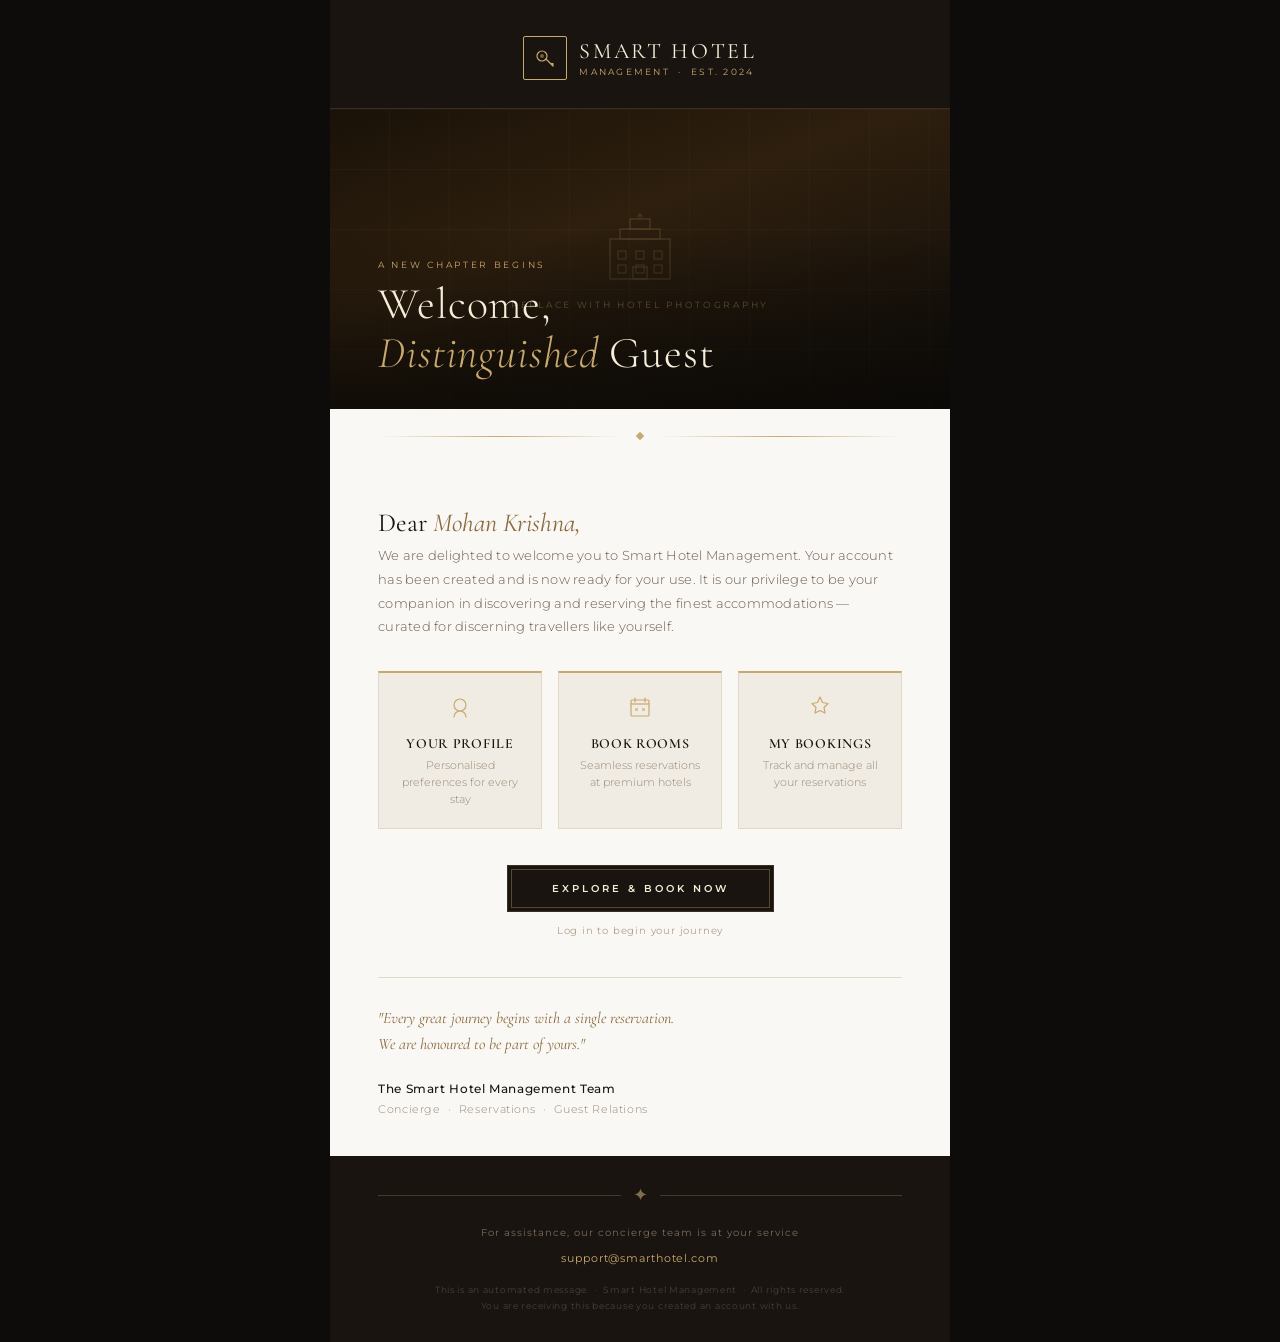
<file: smart_hotel_welcome_email.html>
<!DOCTYPE html>
<html lang="en">
<head>
  <meta charset="UTF-8" />
  <meta name="viewport" content="width=device-width, initial-scale=1.0"/>
  <title>Welcome to Smart Hotel Management</title>
  <link href="https://fonts.googleapis.com/css2?family=Cormorant+Garamond:ital,wght@0,300;0,400;0,600;1,300;1,400&family=Montserrat:wght@300;400;500;600&display=swap" rel="stylesheet"/>
  <style>
    * { margin: 0; padding: 0; box-sizing: border-box; }

    body {
      background-color: #0e0c0a;
      font-family: 'Montserrat', sans-serif;
      -webkit-font-smoothing: antialiased;
    }

    .email-wrapper {
      max-width: 620px;
      margin: 0 auto;
      background-color: #faf8f4;
    }

    /* ── HEADER / LOGO ── */
    .header {
      background-color: #1a1410;
      padding: 36px 48px 28px;
      text-align: center;
      border-bottom: 1px solid #3a2f22;
    }

    .logo-container {
      display: inline-flex;
      align-items: center;
      gap: 12px;
    }

    .logo-icon {
      width: 44px;
      height: 44px;
      border: 1.5px solid #c9a96e;
      border-radius: 2px;
      display: flex;
      align-items: center;
      justify-content: center;
    }

    .logo-icon svg { display: block; }

    .logo-text {
      text-align: left;
    }

    .logo-name {
      font-family: 'Cormorant Garamond', serif;
      font-size: 22px;
      font-weight: 400;
      color: #f5edd8;
      letter-spacing: 0.12em;
      text-transform: uppercase;
      line-height: 1;
    }

    .logo-tagline {
      font-size: 9px;
      letter-spacing: 0.25em;
      color: #c9a96e;
      text-transform: uppercase;
      margin-top: 4px;
    }

    /* ── HERO BANNER ── */
    .hero {
      position: relative;
      height: 300px;
      overflow: hidden;
    }

    /* Using a gradient + SVG pattern as a placeholder for the hotel image */
    .hero-bg {
      width: 100%;
      height: 100%;
      background:
        linear-gradient(160deg, #1a1208 0%, #2e1f0e 40%, #0e0c0a 100%);
      position: relative;
    }

    /* Decorative architectural line-art overlay */
    .hero-bg::before {
      content: '';
      position: absolute;
      inset: 0;
      background-image:
        repeating-linear-gradient(0deg, transparent, transparent 59px, rgba(201,169,110,0.07) 60px),
        repeating-linear-gradient(90deg, transparent, transparent 59px, rgba(201,169,110,0.07) 60px);
      pointer-events: none;
    }

    .hero-overlay {
      position: absolute;
      inset: 0;
      background: linear-gradient(to top, rgba(10,8,5,0.75) 0%, transparent 60%);
    }

    .hero-image-placeholder {
      position: absolute;
      inset: 0;
      display: flex;
      flex-direction: column;
      align-items: center;
      justify-content: center;
      gap: 10px;
    }

    .hero-image-placeholder svg {
      opacity: 0.22;
    }

    .hero-image-label {
      font-size: 9px;
      letter-spacing: 0.3em;
      color: #c9a96e;
      text-transform: uppercase;
      opacity: 0.55;
    }

    .hero-content {
      position: absolute;
      bottom: 32px;
      left: 48px;
      right: 48px;
    }

    .hero-eyebrow {
      font-size: 9px;
      letter-spacing: 0.3em;
      color: #c9a96e;
      text-transform: uppercase;
      margin-bottom: 10px;
    }

    .hero-title {
      font-family: 'Cormorant Garamond', serif;
      font-size: 44px;
      font-weight: 300;
      color: #f5edd8;
      line-height: 1.1;
      letter-spacing: 0.02em;
    }

    .hero-title em {
      font-style: italic;
      color: #c9a96e;
    }

    /* ── GOLD DIVIDER ── */
    .gold-rule {
      display: flex;
      align-items: center;
      padding: 0 48px;
      margin: 0;
      background: #faf8f4;
    }

    .gold-rule::before,
    .gold-rule::after {
      content: '';
      flex: 1;
      height: 1px;
      background: linear-gradient(to right, transparent, #c9a96e, transparent);
    }

    .gold-rule-diamond {
      width: 6px;
      height: 6px;
      background: #c9a96e;
      transform: rotate(45deg);
      margin: 0 16px;
    }

    /* ── BODY ── */
    .body-content {
      background: #faf8f4;
      padding: 44px 48px 36px;
    }

    .salutation {
      font-family: 'Cormorant Garamond', serif;
      font-size: 26px;
      font-weight: 400;
      color: #1a1410;
      margin-bottom: 6px;
    }

    .salutation span {
      font-style: italic;
      color: #8b6a3e;
    }

    .intro-text {
      font-size: 12.5px;
      font-weight: 300;
      color: #6b5b4e;
      line-height: 1.9;
      margin-bottom: 32px;
      letter-spacing: 0.02em;
    }

    /* ── FEATURE CARDS ── */
    .features {
      display: flex;
      gap: 16px;
      margin-bottom: 36px;
    }

    .feature-card {
      flex: 1;
      background: #f0ece3;
      border: 1px solid #e2d9c8;
      border-top: 2px solid #c9a96e;
      padding: 20px 16px;
      text-align: center;
    }

    .feature-icon {
      margin-bottom: 10px;
    }

    .feature-title {
      font-family: 'Cormorant Garamond', serif;
      font-size: 14px;
      font-weight: 600;
      color: #1a1410;
      letter-spacing: 0.05em;
      margin-bottom: 6px;
      text-transform: uppercase;
    }

    .feature-desc {
      font-size: 10.5px;
      color: #9a8878;
      line-height: 1.6;
      font-weight: 300;
    }

    /* ── CTA BUTTON ── */
    .cta-section {
      text-align: center;
      margin-bottom: 40px;
    }

    .cta-button {
      display: inline-block;
      background: #1a1410;
      color: #f5edd8;
      font-family: 'Montserrat', sans-serif;
      font-size: 10px;
      font-weight: 600;
      letter-spacing: 0.3em;
      text-transform: uppercase;
      padding: 16px 44px;
      text-decoration: none;
      border: 1px solid #3a2f22;
      position: relative;
    }

    .cta-button::before {
      content: '';
      position: absolute;
      inset: 3px;
      border: 1px solid rgba(201,169,110,0.35);
      pointer-events: none;
    }

    .cta-sub {
      margin-top: 12px;
      font-size: 10px;
      color: #b0a090;
      letter-spacing: 0.08em;
    }

    /* ── CLOSING ── */
    .closing {
      border-top: 1px solid #e2d9c8;
      padding-top: 28px;
    }

    .closing-text {
      font-family: 'Cormorant Garamond', serif;
      font-size: 16px;
      font-style: italic;
      color: #8b6a3e;
      margin-bottom: 20px;
      line-height: 1.6;
    }

    .signature {
      font-size: 10.5px;
      color: #9a8878;
      font-weight: 300;
      letter-spacing: 0.06em;
      line-height: 1.8;
    }

    .signature strong {
      color: #1a1410;
      font-weight: 500;
      display: block;
      font-size: 12px;
      margin-bottom: 2px;
    }

    /* ── FOOTER ── */
    .footer {
      background: #1a1410;
      padding: 28px 48px;
      text-align: center;
    }

    .footer-divider {
      display: flex;
      align-items: center;
      margin-bottom: 20px;
    }

    .footer-divider::before,
    .footer-divider::after {
      content: '';
      flex: 1;
      height: 1px;
      background: rgba(201,169,110,0.25);
    }

    .footer-ornament {
      font-family: 'Cormorant Garamond', serif;
      color: #c9a96e;
      font-size: 18px;
      margin: 0 12px;
      opacity: 0.6;
    }

    .footer-support {
      font-size: 10px;
      color: #7a6a5a;
      letter-spacing: 0.1em;
      margin-bottom: 8px;
    }

    .footer-email {
      font-size: 11px;
      color: #c9a96e;
      letter-spacing: 0.08em;
      text-decoration: none;
    }

    .footer-legal {
      margin-top: 16px;
      font-size: 9px;
      color: #4a3f35;
      letter-spacing: 0.08em;
      line-height: 1.8;
    }
  </style>
</head>
<body>
<div class="email-wrapper">

  <!-- HEADER -->
  <div class="header">
    <div class="logo-container">
      <div class="logo-icon">
        <!-- Minimal hotel key SVG icon -->
        <svg width="22" height="22" viewBox="0 0 22 22" fill="none" xmlns="http://www.w3.org/2000/svg">
          <circle cx="8" cy="9" r="5" stroke="#c9a96e" stroke-width="1.2"/>
          <circle cx="8" cy="9" r="2" fill="#c9a96e" opacity="0.5"/>
          <path d="M12 12L19 19M19 19L16.5 16.5M19 19V16.5H16.5" stroke="#c9a96e" stroke-width="1.2" stroke-linecap="round" stroke-linejoin="round"/>
        </svg>
      </div>
      <div class="logo-text">
        <div class="logo-name">Smart Hotel</div>
        <div class="logo-tagline">Management &nbsp;·&nbsp; Est. 2024</div>
      </div>
    </div>
  </div>

  <!-- HERO -->
  <div class="hero">
    <div class="hero-bg">
      <div class="hero-image-placeholder">
        <!-- Replace this SVG block with an <img> tag pointing to your hotel photo -->
        <svg width="80" height="80" viewBox="0 0 80 80" fill="none" xmlns="http://www.w3.org/2000/svg">
          <rect x="10" y="30" width="60" height="40" stroke="#c9a96e" stroke-width="1.2"/>
          <rect x="20" y="20" width="40" height="10" stroke="#c9a96e" stroke-width="1.2"/>
          <rect x="30" y="10" width="20" height="10" stroke="#c9a96e" stroke-width="1.2"/>
          <rect x="18" y="42" width="8" height="8" stroke="#c9a96e" stroke-width="1"/>
          <rect x="36" y="42" width="8" height="8" stroke="#c9a96e" stroke-width="1"/>
          <rect x="54" y="42" width="8" height="8" stroke="#c9a96e" stroke-width="1"/>
          <rect x="18" y="56" width="8" height="8" stroke="#c9a96e" stroke-width="1"/>
          <rect x="36" y="56" width="8" height="8" stroke="#c9a96e" stroke-width="1"/>
          <rect x="54" y="56" width="8" height="8" stroke="#c9a96e" stroke-width="1"/>
          <rect x="33" y="58" width="14" height="12" stroke="#c9a96e" stroke-width="1.2"/>
          <path d="M40 10V5M40 5L37 8M40 5L43 8" stroke="#c9a96e" stroke-width="1" stroke-linecap="round"/>
        </svg>
        <span class="hero-image-label">Replace with hotel photography</span>
      </div>
    </div>
    <div class="hero-overlay"></div>
    <div class="hero-content">
      <div class="hero-eyebrow">A new chapter begins</div>
      <div class="hero-title">Welcome,<br/><em>Distinguished</em> Guest</div>
    </div>
  </div>

  <!-- GOLD RULE -->
  <div class="gold-rule" style="padding-top:24px; padding-bottom:24px;">
    <div class="gold-rule-diamond"></div>
  </div>

  <!-- BODY -->
  <div class="body-content">

    <div class="salutation">Dear <span>Mohan Krishna,</span></div>
    <p class="intro-text">
      We are delighted to welcome you to Smart Hotel Management. Your account has been created
      and is now ready for your use. It is our privilege to be your companion in discovering
      and reserving the finest accommodations — curated for discerning travellers like yourself.
    </p>

    <!-- Feature Cards -->
    <div class="features">
      <div class="feature-card">
        <div class="feature-icon">
          <svg width="28" height="28" viewBox="0 0 28 28" fill="none" xmlns="http://www.w3.org/2000/svg">
            <circle cx="14" cy="12" r="6" stroke="#c9a96e" stroke-width="1.2"/>
            <path d="M8 24c0-3.314 2.686-6 6-6s6 2.686 6 6" stroke="#c9a96e" stroke-width="1.2" stroke-linecap="round"/>
          </svg>
        </div>
        <div class="feature-title">Your Profile</div>
        <div class="feature-desc">Personalised preferences for every stay</div>
      </div>
      <div class="feature-card">
        <div class="feature-icon">
          <svg width="28" height="28" viewBox="0 0 28 28" fill="none" xmlns="http://www.w3.org/2000/svg">
            <rect x="5" y="7" width="18" height="16" rx="1" stroke="#c9a96e" stroke-width="1.2"/>
            <path d="M5 11h18" stroke="#c9a96e" stroke-width="1.2"/>
            <path d="M9 5v4M19 5v4" stroke="#c9a96e" stroke-width="1.2" stroke-linecap="round"/>
            <rect x="9" y="15" width="3" height="3" rx="0.5" fill="#c9a96e" opacity="0.6"/>
            <rect x="16" y="15" width="3" height="3" rx="0.5" fill="#c9a96e" opacity="0.6"/>
          </svg>
        </div>
        <div class="feature-title">Book Rooms</div>
        <div class="feature-desc">Seamless reservations at premium hotels</div>
      </div>
      <div class="feature-card">
        <div class="feature-icon">
          <svg width="28" height="28" viewBox="0 0 28 28" fill="none" xmlns="http://www.w3.org/2000/svg">
            <path d="M14 4l2.5 5.5L22 10.5l-4 4 1 5.5L14 17.5 9 20l1-5.5-4-4 5.5-1z" stroke="#c9a96e" stroke-width="1.2" stroke-linejoin="round"/>
          </svg>
        </div>
        <div class="feature-title">My Bookings</div>
        <div class="feature-desc">Track and manage all your reservations</div>
      </div>
    </div>

    <!-- CTA -->
    <div class="cta-section">
      <a href="#" class="cta-button">Explore &amp; Book Now</a>
      <div class="cta-sub">Log in to begin your journey</div>
    </div>

    <!-- Closing -->
    <div class="closing">
      <div class="closing-text">
        "Every great journey begins with a single reservation.<br/>
        We are honoured to be part of yours."
      </div>
      <div class="signature">
        <strong>The Smart Hotel Management Team</strong>
        Concierge &nbsp;·&nbsp; Reservations &nbsp;·&nbsp; Guest Relations
      </div>
    </div>

  </div>

  <!-- FOOTER -->
  <div class="footer">
    <div class="footer-divider">
      <div class="footer-ornament">✦</div>
    </div>
    <div class="footer-support">For assistance, our concierge team is at your service</div>
    <a href="mailto:support@smarthotel.com" class="footer-email">support@smarthotel.com</a>
    <div class="footer-legal">
      This is an automated message. &nbsp;·&nbsp; Smart Hotel Management &nbsp;·&nbsp; All rights reserved.<br/>
      You are receiving this because you created an account with us.
    </div>
  </div>

</div>
</body>
</html>
</file>
